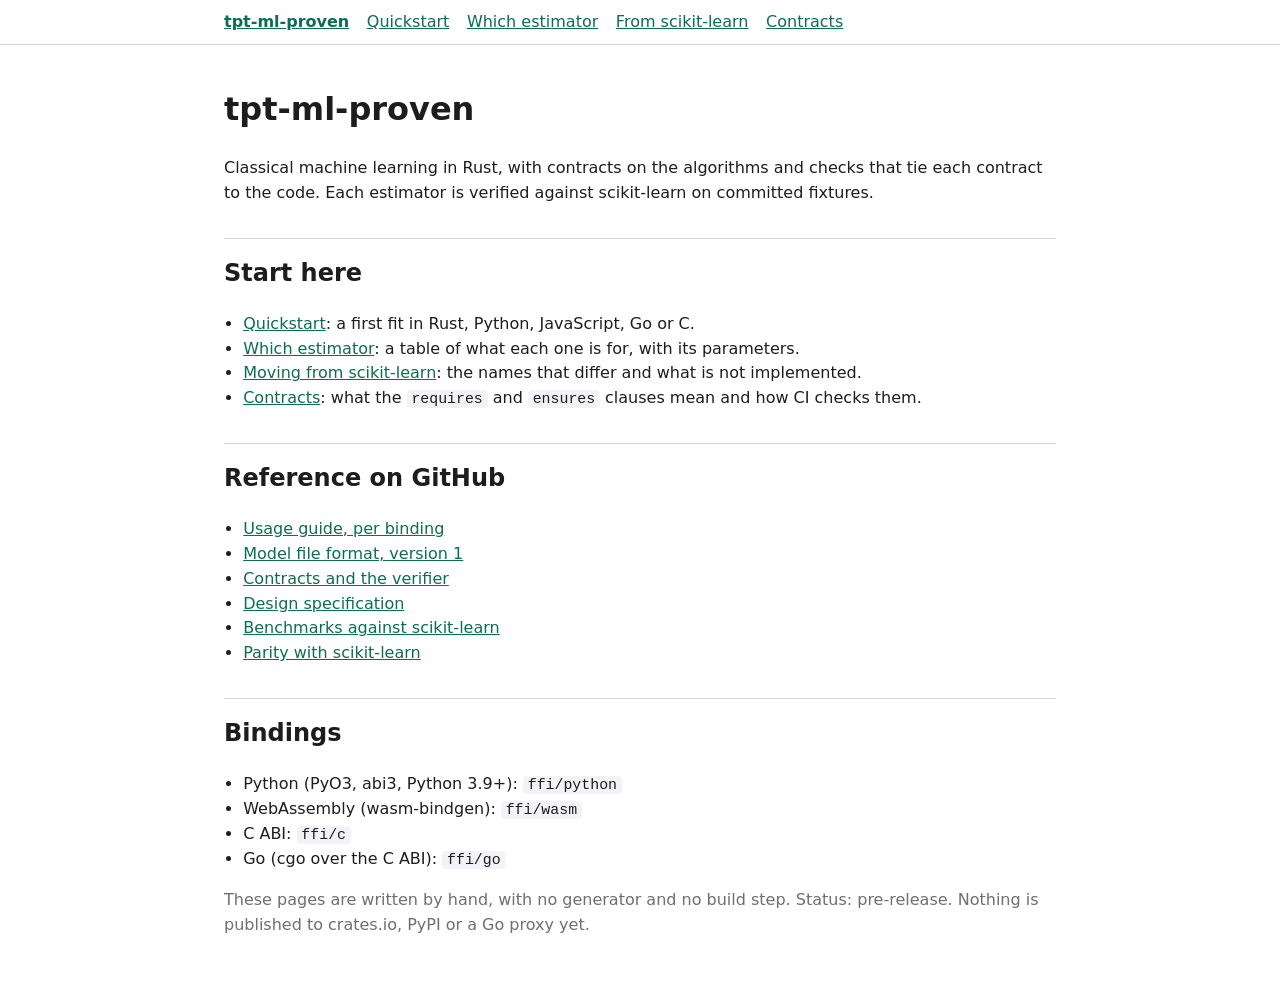
<file: docs/site/index.html>
<!doctype html>
<html lang="en">
<head>
<meta charset="utf-8">
<meta name="viewport" content="width=device-width, initial-scale=1">
<title>tpt-ml-proven</title>
<link rel="stylesheet" href="site.css">
</head>
<body>
<nav class="site" aria-label="Site">
  <ul>
    <li><a href="index.html"><strong>tpt-ml-proven</strong></a></li>
    <li><a href="quickstart.html">Quickstart</a></li>
    <li><a href="estimators.html">Which estimator</a></li>
    <li><a href="migrating.html">From scikit-learn</a></li>
    <li><a href="contracts.html">Contracts</a></li>
  </ul>
</nav>
<main>
  <h1>tpt-ml-proven</h1>
  <p>Classical machine learning in Rust, with contracts on the algorithms and checks that tie
  each contract to the code. Each estimator is verified against scikit-learn on committed
  fixtures.</p>

  <h2>Start here</h2>
  <ul>
    <li><a href="quickstart.html">Quickstart</a>: a first fit in Rust, Python, JavaScript, Go or C.</li>
    <li><a href="estimators.html">Which estimator</a>: a table of what each one is for, with its parameters.</li>
    <li><a href="migrating.html">Moving from scikit-learn</a>: the names that differ and what is not implemented.</li>
    <li><a href="contracts.html">Contracts</a>: what the <code>requires</code> and <code>ensures</code> clauses mean and how CI checks them.</li>
  </ul>

  <h2>Reference on GitHub</h2>
  <ul>
    <li><a href="https://github.com/tpt-solutions/tpt-ml-proven/blob/master/docs/usage.md">Usage guide, per binding</a></li>
    <li><a href="https://github.com/tpt-solutions/tpt-ml-proven/blob/master/docs/model-format.md">Model file format, version 1</a></li>
    <li><a href="https://github.com/tpt-solutions/tpt-ml-proven/blob/master/docs/contracts/README.md">Contracts and the verifier</a></li>
    <li><a href="https://github.com/tpt-solutions/tpt-ml-proven/blob/master/docs/DESIGN.md">Design specification</a></li>
    <li><a href="https://github.com/tpt-solutions/tpt-ml-proven/blob/master/docs/benchmarks.md">Benchmarks against scikit-learn</a></li>
    <li><a href="https://github.com/tpt-solutions/tpt-ml-proven/blob/master/docs/parity.md">Parity with scikit-learn</a></li>
  </ul>

  <h2>Bindings</h2>
  <ul>
    <li>Python (PyO3, abi3, Python 3.9+): <code>ffi/python</code></li>
    <li>WebAssembly (wasm-bindgen): <code>ffi/wasm</code></li>
    <li>C ABI: <code>ffi/c</code></li>
    <li>Go (cgo over the C ABI): <code>ffi/go</code></li>
  </ul>

  <p class="muted">These pages are written by hand, with no generator and no build step. Status: pre-release.
  Nothing is published to crates.io, PyPI or a Go proxy yet.</p>
</main>
</body>
</html>
</file>
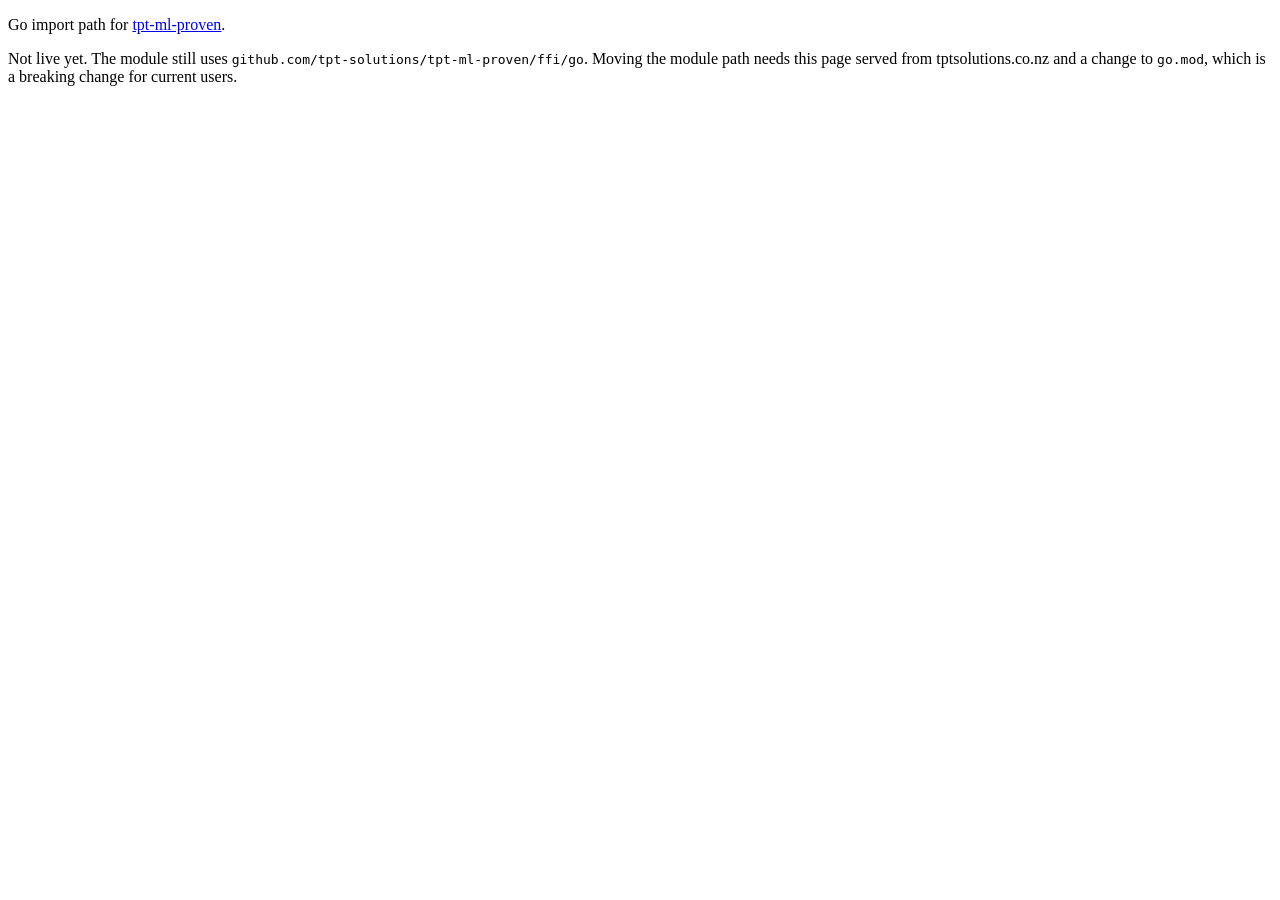
<file: docs/site/go/mlproven/index.html>
<!doctype html>
<html lang="en">
<head>
<meta charset="utf-8">
<meta name="go-import" content="tptsolutions.co.nz/mlproven git https://github.com/tpt-solutions/tpt-ml-proven">
<meta name="go-source" content="tptsolutions.co.nz/mlproven https://github.com/tpt-solutions/tpt-ml-proven https://github.com/tpt-solutions/tpt-ml-proven/tree/master/ffi/go{/dir} https://github.com/tpt-solutions/tpt-ml-proven/blob/master/ffi/go{/dir}/{file}#L{line}">
<title>tptsolutions.co.nz/mlproven</title>
</head>
<body>
<p>Go import path for <a href="https://github.com/tpt-solutions/tpt-ml-proven">tpt-ml-proven</a>.</p>
<p>Not live yet. The module still uses <code>github.com/tpt-solutions/tpt-ml-proven/ffi/go</code>.
Moving the module path needs this page served from tptsolutions.co.nz and a change to
<code>go.mod</code>, which is a breaking change for current users.</p>
</body>
</html>
</file>
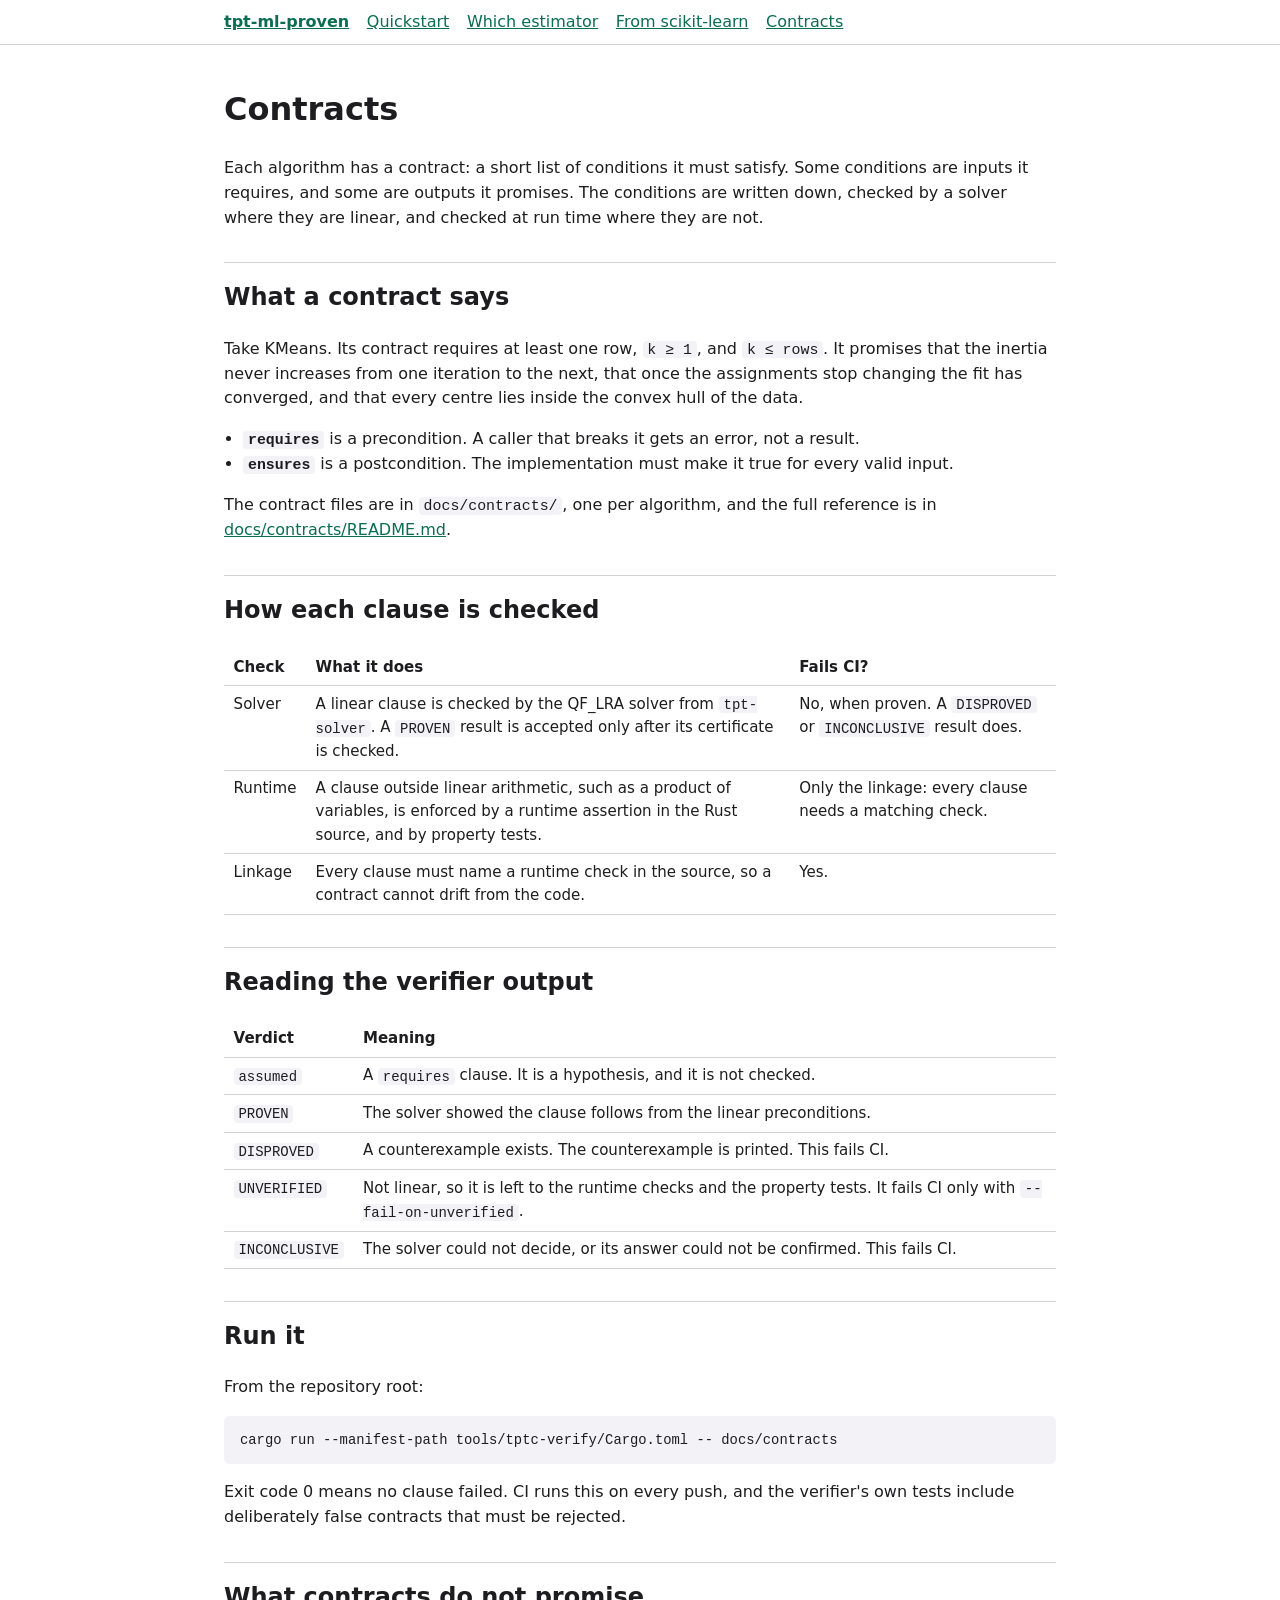
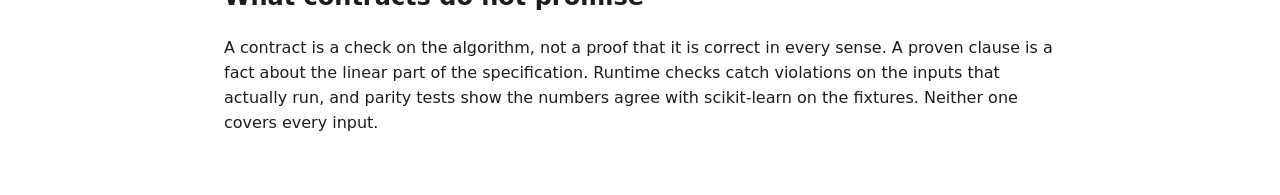
<file: docs/site/contracts.html>
<!doctype html>
<html lang="en">
<head>
<meta charset="utf-8">
<meta name="viewport" content="width=device-width, initial-scale=1">
<title>Contracts · tpt-ml-proven</title>
<link rel="stylesheet" href="site.css">
</head>
<body>
<nav class="site" aria-label="Site">
  <ul>
    <li><a href="index.html"><strong>tpt-ml-proven</strong></a></li>
    <li><a href="quickstart.html">Quickstart</a></li>
    <li><a href="estimators.html">Which estimator</a></li>
    <li><a href="migrating.html">From scikit-learn</a></li>
    <li><a href="contracts.html" aria-current="page">Contracts</a></li>
  </ul>
</nav>
<main>
  <h1>Contracts</h1>
  <p>Each algorithm has a contract: a short list of conditions it must satisfy. Some conditions are inputs it
  requires, and some are outputs it promises. The conditions are written down, checked by a solver where they are
  linear, and checked at run time where they are not.</p>

  <h2>What a contract says</h2>
  <p>Take KMeans. Its contract requires at least one row, <code>k ≥ 1</code>, and <code>k ≤ rows</code>. It promises that
  the inertia never increases from one iteration to the next, that once the assignments stop changing the fit has
  converged, and that every centre lies inside the convex hull of the data.</p>
  <ul>
    <li><strong><code>requires</code></strong> is a precondition. A caller that breaks it gets an error, not a result.</li>
    <li><strong><code>ensures</code></strong> is a postcondition. The implementation must make it true for every valid input.</li>
  </ul>
  <p>The contract files are in <code>docs/contracts/</code>, one per algorithm, and the full reference is in
  <a href="https://github.com/tpt-solutions/tpt-ml-proven/blob/master/docs/contracts/README.md">docs/contracts/README.md</a>.</p>

  <h2>How each clause is checked</h2>
  <table>
    <thead><tr><th>Check</th><th>What it does</th><th>Fails CI?</th></tr></thead>
    <tbody>
      <tr><td>Solver</td><td>A linear clause is checked by the QF_LRA solver from <code>tpt-solver</code>. A <code>PROVEN</code> result is accepted only after its certificate is checked.</td><td>No, when proven. A <code>DISPROVED</code> or <code>INCONCLUSIVE</code> result does.</td></tr>
      <tr><td>Runtime</td><td>A clause outside linear arithmetic, such as a product of variables, is enforced by a runtime assertion in the Rust source, and by property tests.</td><td>Only the linkage: every clause needs a matching check.</td></tr>
      <tr><td>Linkage</td><td>Every clause must name a runtime check in the source, so a contract cannot drift from the code.</td><td>Yes.</td></tr>
    </tbody>
  </table>

  <h2>Reading the verifier output</h2>
  <table>
    <thead><tr><th>Verdict</th><th>Meaning</th></tr></thead>
    <tbody>
      <tr><td><code>assumed</code></td><td>A <code>requires</code> clause. It is a hypothesis, and it is not checked.</td></tr>
      <tr><td><code>PROVEN</code></td><td>The solver showed the clause follows from the linear preconditions.</td></tr>
      <tr><td><code>DISPROVED</code></td><td>A counterexample exists. The counterexample is printed. This fails CI.</td></tr>
      <tr><td><code>UNVERIFIED</code></td><td>Not linear, so it is left to the runtime checks and the property tests. It fails CI only with <code>--fail-on-unverified</code>.</td></tr>
      <tr><td><code>INCONCLUSIVE</code></td><td>The solver could not decide, or its answer could not be confirmed. This fails CI.</td></tr>
    </tbody>
  </table>

  <h2>Run it</h2>
  <p>From the repository root:</p>
  <pre><code>cargo run --manifest-path tools/tptc-verify/Cargo.toml -- docs/contracts</code></pre>
  <p>Exit code 0 means no clause failed. CI runs this on every push, and the verifier's own tests include deliberately
  false contracts that must be rejected.</p>

  <h2>What contracts do not promise</h2>
  <p>A contract is a check on the algorithm, not a proof that it is correct in every sense. A proven clause is a fact
  about the linear part of the specification. Runtime checks catch violations on the inputs that actually run, and
  parity tests show the numbers agree with scikit-learn on the fixtures. Neither one covers every input.</p>
</main>
</body>
</html>
</file>
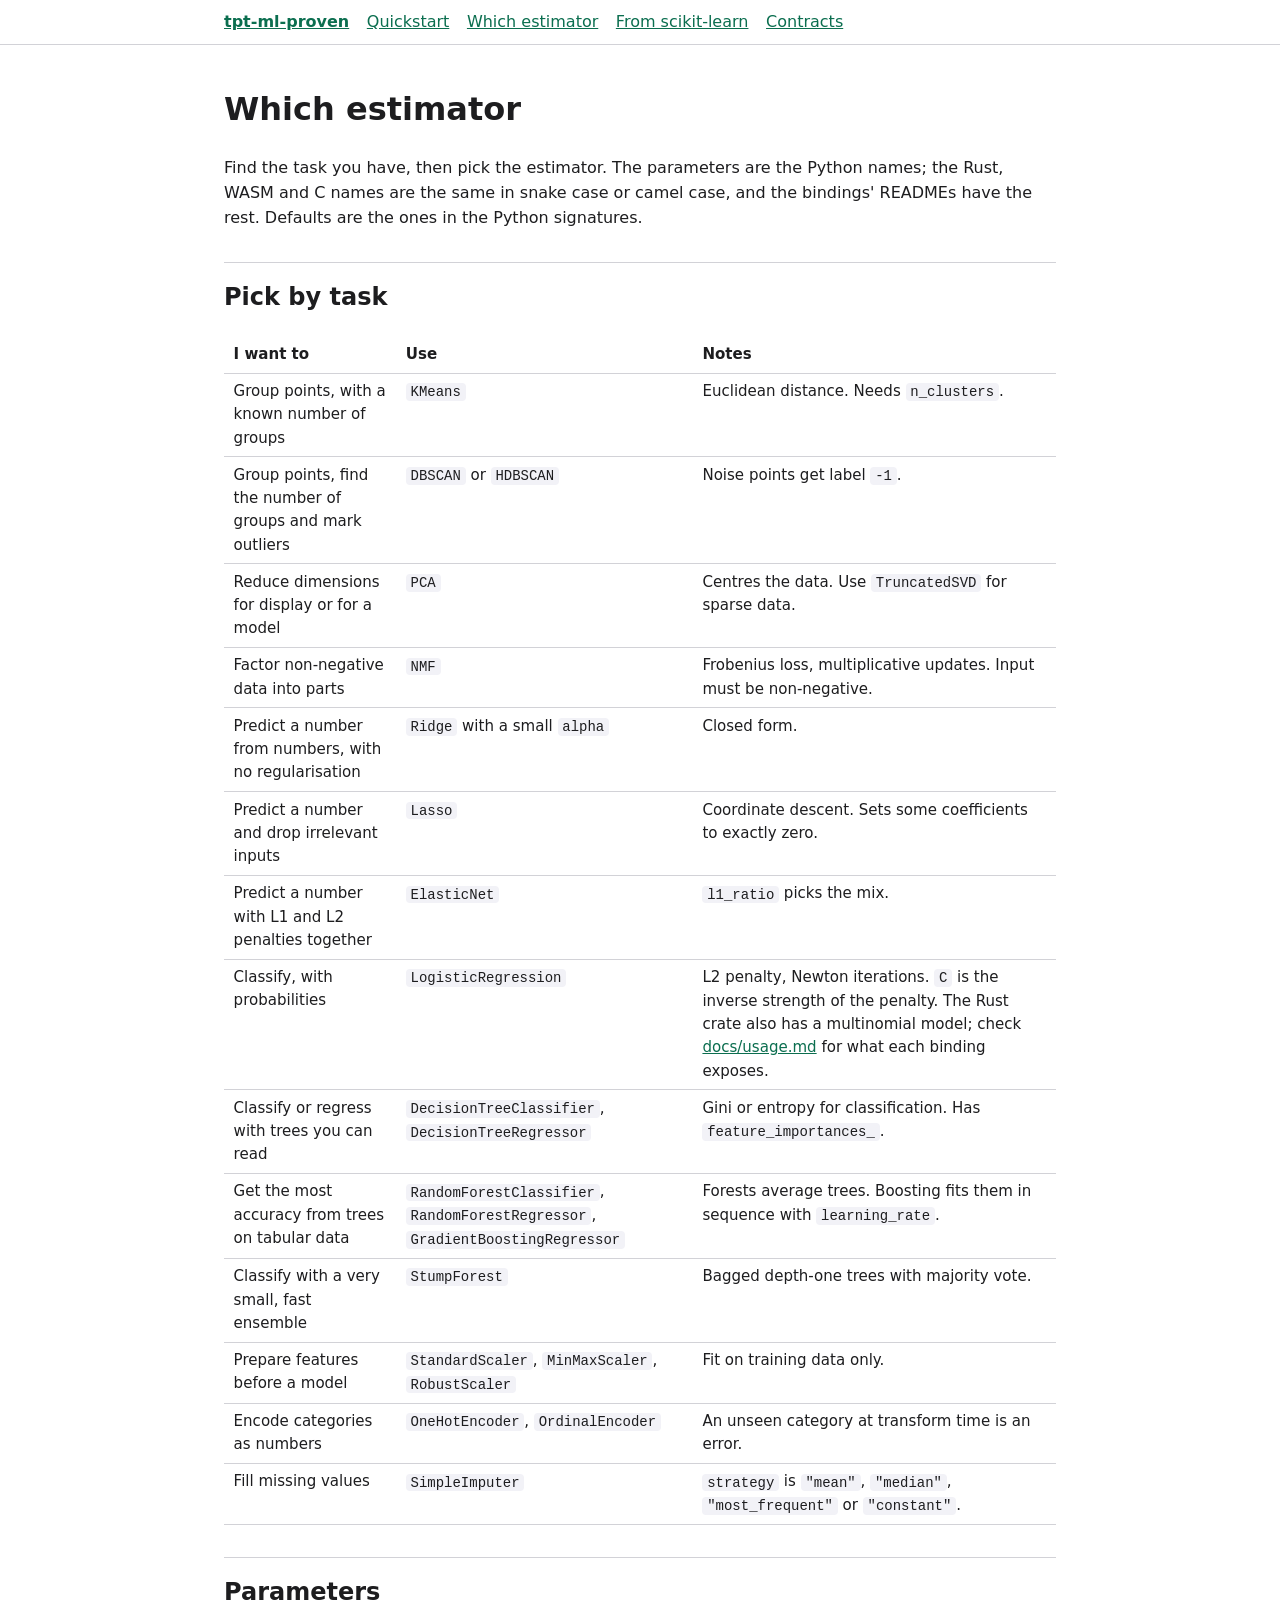
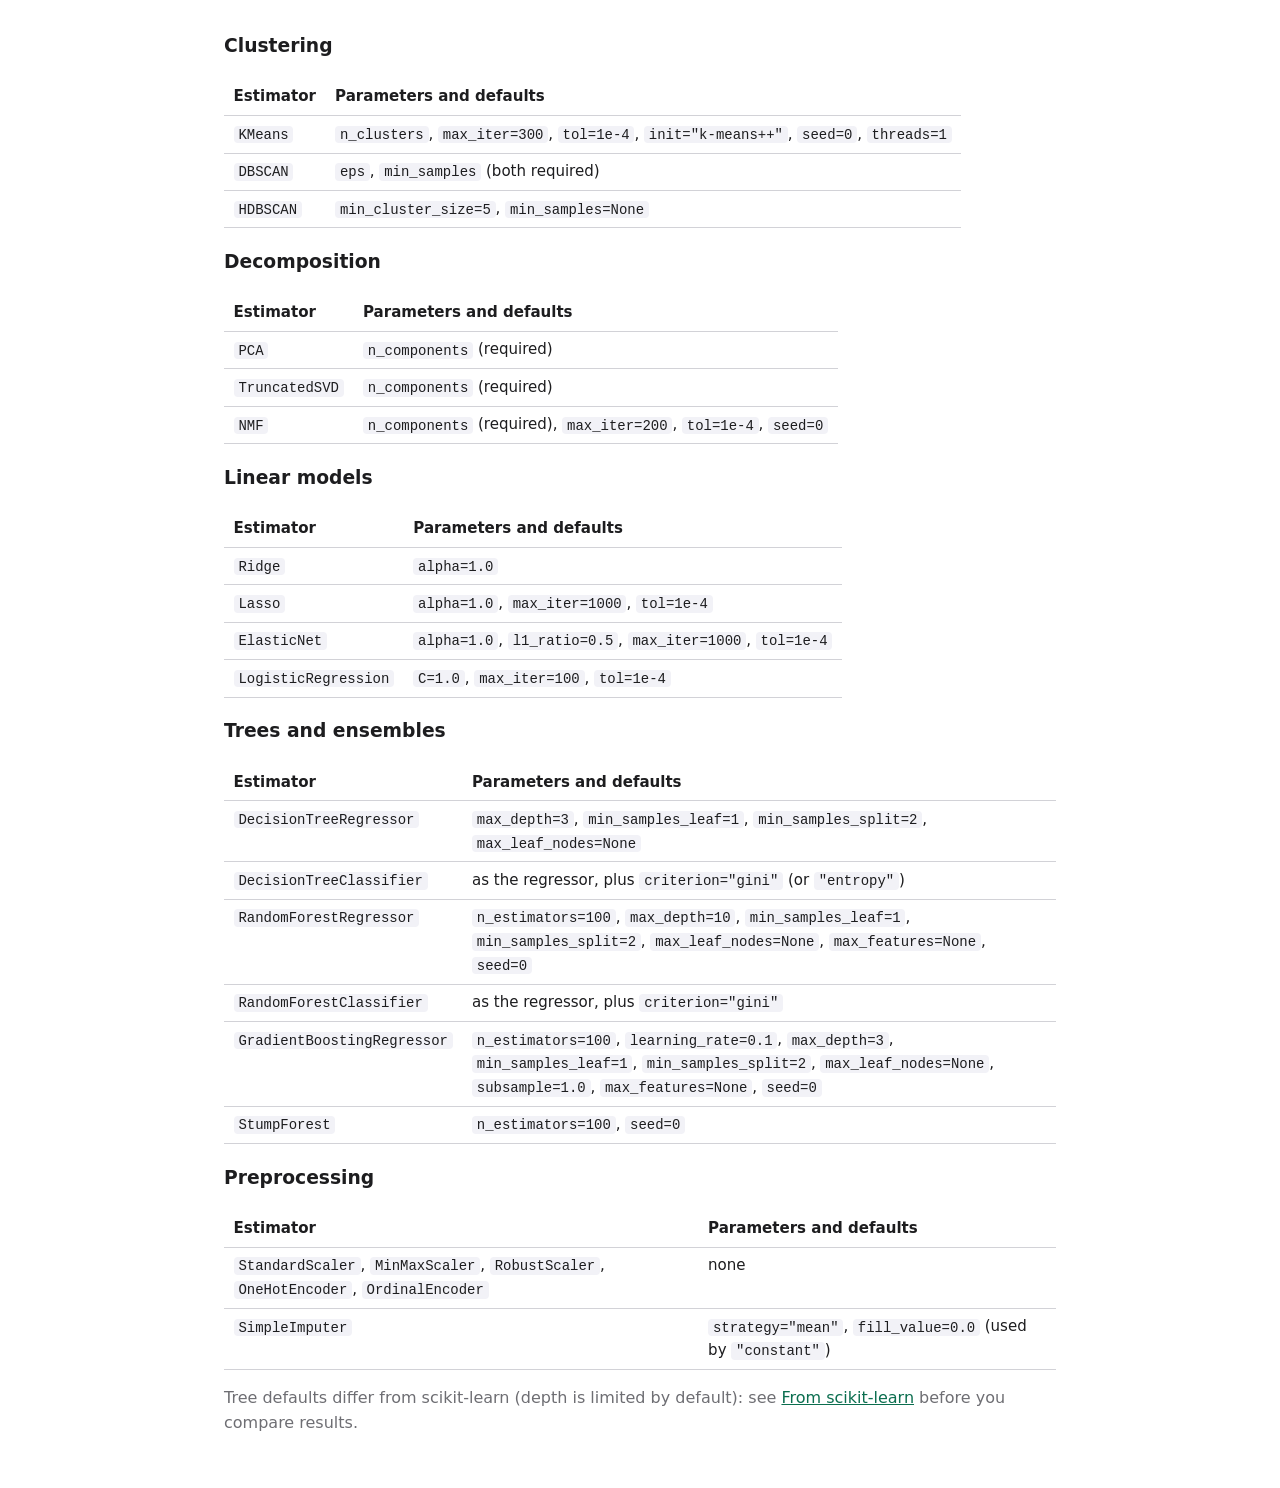
<file: docs/site/estimators.html>
<!doctype html>
<html lang="en">
<head>
<meta charset="utf-8">
<meta name="viewport" content="width=device-width, initial-scale=1">
<title>Which estimator · tpt-ml-proven</title>
<link rel="stylesheet" href="site.css">
</head>
<body>
<nav class="site" aria-label="Site">
  <ul>
    <li><a href="index.html"><strong>tpt-ml-proven</strong></a></li>
    <li><a href="quickstart.html">Quickstart</a></li>
    <li><a href="estimators.html" aria-current="page">Which estimator</a></li>
    <li><a href="migrating.html">From scikit-learn</a></li>
    <li><a href="contracts.html">Contracts</a></li>
  </ul>
</nav>
<main>
  <h1>Which estimator</h1>
  <p>Find the task you have, then pick the estimator. The parameters are the Python names; the Rust, WASM and
  C names are the same in snake case or camel case, and the bindings' READMEs have the rest.
  Defaults are the ones in the Python signatures.</p>

  <h2>Pick by task</h2>
  <table>
    <thead><tr><th>I want to</th><th>Use</th><th>Notes</th></tr></thead>
    <tbody>
      <tr><td>Group points, with a known number of groups</td><td><code>KMeans</code></td><td>Euclidean distance. Needs <code>n_clusters</code>.</td></tr>
      <tr><td>Group points, find the number of groups and mark outliers</td><td><code>DBSCAN</code> or <code>HDBSCAN</code></td><td>Noise points get label <code>-1</code>.</td></tr>
      <tr><td>Reduce dimensions for display or for a model</td><td><code>PCA</code></td><td>Centres the data. Use <code>TruncatedSVD</code> for sparse data.</td></tr>
      <tr><td>Factor non-negative data into parts</td><td><code>NMF</code></td><td>Frobenius loss, multiplicative updates. Input must be non-negative.</td></tr>
      <tr><td>Predict a number from numbers, with no regularisation</td><td><code>Ridge</code> with a small <code>alpha</code></td><td>Closed form.</td></tr>
      <tr><td>Predict a number and drop irrelevant inputs</td><td><code>Lasso</code></td><td>Coordinate descent. Sets some coefficients to exactly zero.</td></tr>
      <tr><td>Predict a number with L1 and L2 penalties together</td><td><code>ElasticNet</code></td><td><code>l1_ratio</code> picks the mix.</td></tr>
      <tr><td>Classify, with probabilities</td><td><code>LogisticRegression</code></td><td>L2 penalty, Newton iterations. <code>C</code> is the inverse strength of the penalty. The Rust crate also has a multinomial model; check <a href="https://github.com/tpt-solutions/tpt-ml-proven/blob/master/docs/usage.md">docs/usage.md</a> for what each binding exposes.</td></tr>
      <tr><td>Classify or regress with trees you can read</td><td><code>DecisionTreeClassifier</code>, <code>DecisionTreeRegressor</code></td><td>Gini or entropy for classification. Has <code>feature_importances_</code>.</td></tr>
      <tr><td>Get the most accuracy from trees on tabular data</td><td><code>RandomForestClassifier</code>, <code>RandomForestRegressor</code>, <code>GradientBoostingRegressor</code></td><td>Forests average trees. Boosting fits them in sequence with <code>learning_rate</code>.</td></tr>
      <tr><td>Classify with a very small, fast ensemble</td><td><code>StumpForest</code></td><td>Bagged depth-one trees with majority vote.</td></tr>
      <tr><td>Prepare features before a model</td><td><code>StandardScaler</code>, <code>MinMaxScaler</code>, <code>RobustScaler</code></td><td>Fit on training data only.</td></tr>
      <tr><td>Encode categories as numbers</td><td><code>OneHotEncoder</code>, <code>OrdinalEncoder</code></td><td>An unseen category at transform time is an error.</td></tr>
      <tr><td>Fill missing values</td><td><code>SimpleImputer</code></td><td><code>strategy</code> is <code>"mean"</code>, <code>"median"</code>, <code>"most_frequent"</code> or <code>"constant"</code>.</td></tr>
    </tbody>
  </table>

  <h2>Parameters</h2>

  <h3>Clustering</h3>
  <table>
    <thead><tr><th>Estimator</th><th>Parameters and defaults</th></tr></thead>
    <tbody>
      <tr><td><code>KMeans</code></td><td><code>n_clusters</code>, <code>max_iter=300</code>, <code>tol=1e-4</code>, <code>init="k-means++"</code>, <code>seed=0</code>, <code>threads=1</code></td></tr>
      <tr><td><code>DBSCAN</code></td><td><code>eps</code>, <code>min_samples</code> (both required)</td></tr>
      <tr><td><code>HDBSCAN</code></td><td><code>min_cluster_size=5</code>, <code>min_samples=None</code></td></tr>
    </tbody>
  </table>

  <h3>Decomposition</h3>
  <table>
    <thead><tr><th>Estimator</th><th>Parameters and defaults</th></tr></thead>
    <tbody>
      <tr><td><code>PCA</code></td><td><code>n_components</code> (required)</td></tr>
      <tr><td><code>TruncatedSVD</code></td><td><code>n_components</code> (required)</td></tr>
      <tr><td><code>NMF</code></td><td><code>n_components</code> (required), <code>max_iter=200</code>, <code>tol=1e-4</code>, <code>seed=0</code></td></tr>
    </tbody>
  </table>

  <h3>Linear models</h3>
  <table>
    <thead><tr><th>Estimator</th><th>Parameters and defaults</th></tr></thead>
    <tbody>
      <tr><td><code>Ridge</code></td><td><code>alpha=1.0</code></td></tr>
      <tr><td><code>Lasso</code></td><td><code>alpha=1.0</code>, <code>max_iter=1000</code>, <code>tol=1e-4</code></td></tr>
      <tr><td><code>ElasticNet</code></td><td><code>alpha=1.0</code>, <code>l1_ratio=0.5</code>, <code>max_iter=1000</code>, <code>tol=1e-4</code></td></tr>
      <tr><td><code>LogisticRegression</code></td><td><code>C=1.0</code>, <code>max_iter=100</code>, <code>tol=1e-4</code></td></tr>
    </tbody>
  </table>

  <h3>Trees and ensembles</h3>
  <table>
    <thead><tr><th>Estimator</th><th>Parameters and defaults</th></tr></thead>
    <tbody>
      <tr><td><code>DecisionTreeRegressor</code></td><td><code>max_depth=3</code>, <code>min_samples_leaf=1</code>, <code>min_samples_split=2</code>, <code>max_leaf_nodes=None</code></td></tr>
      <tr><td><code>DecisionTreeClassifier</code></td><td>as the regressor, plus <code>criterion="gini"</code> (or <code>"entropy"</code>)</td></tr>
      <tr><td><code>RandomForestRegressor</code></td><td><code>n_estimators=100</code>, <code>max_depth=10</code>, <code>min_samples_leaf=1</code>, <code>min_samples_split=2</code>, <code>max_leaf_nodes=None</code>, <code>max_features=None</code>, <code>seed=0</code></td></tr>
      <tr><td><code>RandomForestClassifier</code></td><td>as the regressor, plus <code>criterion="gini"</code></td></tr>
      <tr><td><code>GradientBoostingRegressor</code></td><td><code>n_estimators=100</code>, <code>learning_rate=0.1</code>, <code>max_depth=3</code>, <code>min_samples_leaf=1</code>, <code>min_samples_split=2</code>, <code>max_leaf_nodes=None</code>, <code>subsample=1.0</code>, <code>max_features=None</code>, <code>seed=0</code></td></tr>
      <tr><td><code>StumpForest</code></td><td><code>n_estimators=100</code>, <code>seed=0</code></td></tr>
    </tbody>
  </table>

  <h3>Preprocessing</h3>
  <table>
    <thead><tr><th>Estimator</th><th>Parameters and defaults</th></tr></thead>
    <tbody>
      <tr><td><code>StandardScaler</code>, <code>MinMaxScaler</code>, <code>RobustScaler</code>, <code>OneHotEncoder</code>, <code>OrdinalEncoder</code></td><td>none</td></tr>
      <tr><td><code>SimpleImputer</code></td><td><code>strategy="mean"</code>, <code>fill_value=0.0</code> (used by <code>"constant"</code>)</td></tr>
    </tbody>
  </table>

  <p class="muted">Tree defaults differ from scikit-learn (depth is limited by default): see
  <a href="migrating.html">From scikit-learn</a> before you compare results.</p>
</main>
</body>
</html>
</file>
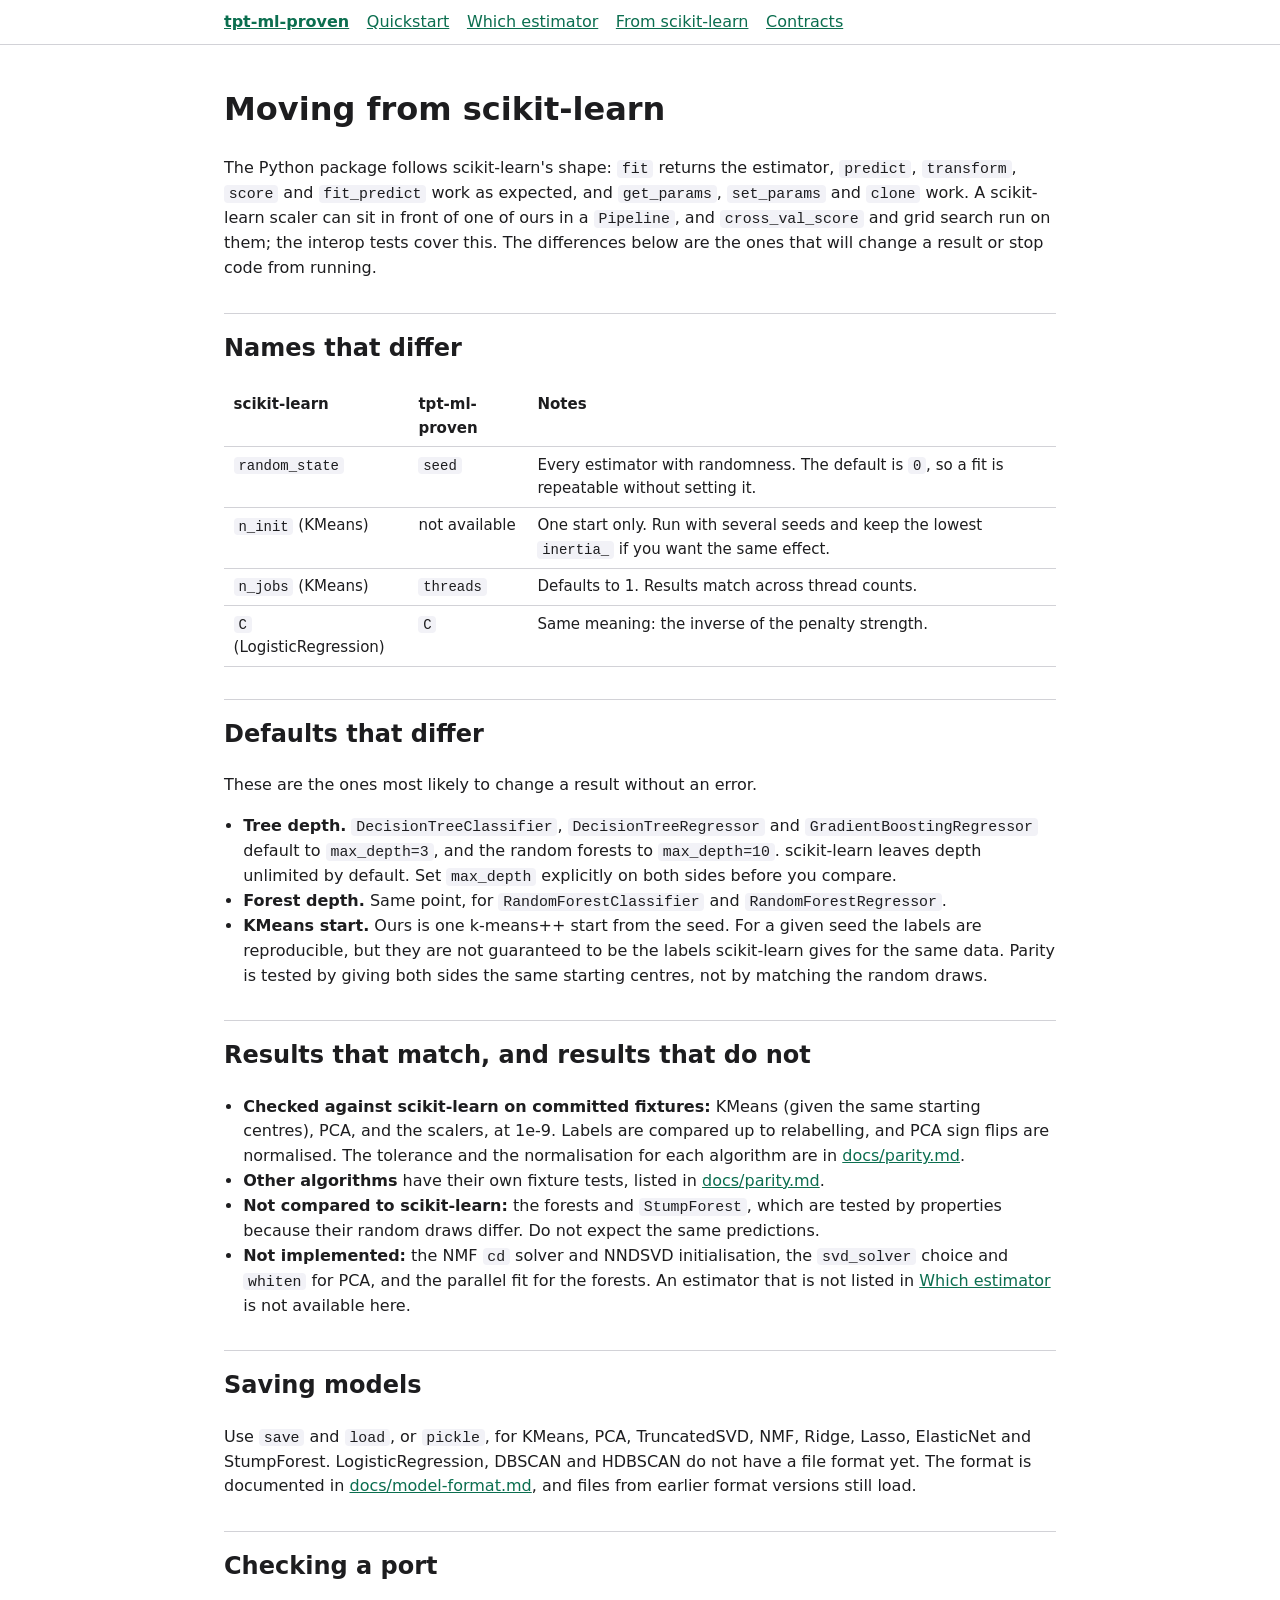
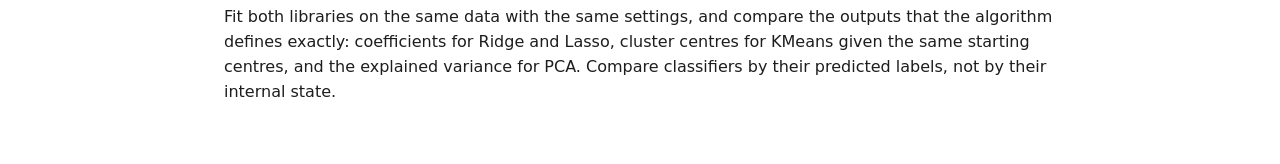
<file: docs/site/migrating.html>
<!doctype html>
<html lang="en">
<head>
<meta charset="utf-8">
<meta name="viewport" content="width=device-width, initial-scale=1">
<title>From scikit-learn · tpt-ml-proven</title>
<link rel="stylesheet" href="site.css">
</head>
<body>
<nav class="site" aria-label="Site">
  <ul>
    <li><a href="index.html"><strong>tpt-ml-proven</strong></a></li>
    <li><a href="quickstart.html">Quickstart</a></li>
    <li><a href="estimators.html">Which estimator</a></li>
    <li><a href="migrating.html" aria-current="page">From scikit-learn</a></li>
    <li><a href="contracts.html">Contracts</a></li>
  </ul>
</nav>
<main>
  <h1>Moving from scikit-learn</h1>
  <p>The Python package follows scikit-learn's shape: <code>fit</code> returns the estimator, <code>predict</code>,
  <code>transform</code>, <code>score</code> and <code>fit_predict</code> work as expected, and
  <code>get_params</code>, <code>set_params</code> and <code>clone</code> work. A scikit-learn scaler can sit in front
  of one of ours in a <code>Pipeline</code>, and <code>cross_val_score</code> and grid search run on them; the
  interop tests cover this. The differences below are the ones that will change a result or stop code from running.</p>

  <h2>Names that differ</h2>
  <table>
    <thead><tr><th>scikit-learn</th><th>tpt-ml-proven</th><th>Notes</th></tr></thead>
    <tbody>
      <tr><td><code>random_state</code></td><td><code>seed</code></td><td>Every estimator with randomness. The default is <code>0</code>, so a fit is repeatable without setting it.</td></tr>
      <tr><td><code>n_init</code> (KMeans)</td><td>not available</td><td>One start only. Run with several seeds and keep the lowest <code>inertia_</code> if you want the same effect.</td></tr>
      <tr><td><code>n_jobs</code> (KMeans)</td><td><code>threads</code></td><td>Defaults to 1. Results match across thread counts.</td></tr>
      <tr><td><code>C</code> (LogisticRegression)</td><td><code>C</code></td><td>Same meaning: the inverse of the penalty strength.</td></tr>
    </tbody>
  </table>

  <h2>Defaults that differ</h2>
  <p>These are the ones most likely to change a result without an error.</p>
  <ul>
    <li><strong>Tree depth.</strong> <code>DecisionTreeClassifier</code>, <code>DecisionTreeRegressor</code> and
    <code>GradientBoostingRegressor</code> default to <code>max_depth=3</code>, and the random forests to
    <code>max_depth=10</code>. scikit-learn leaves depth unlimited by default. Set <code>max_depth</code> explicitly on both
    sides before you compare.</li>
    <li><strong>Forest depth.</strong> Same point, for <code>RandomForestClassifier</code> and <code>RandomForestRegressor</code>.</li>
    <li><strong>KMeans start.</strong> Ours is one k-means++ start from the seed. For a given seed the labels are reproducible,
    but they are not guaranteed to be the labels scikit-learn gives for the same data. Parity is tested by giving both
    sides the same starting centres, not by matching the random draws.</li>
  </ul>

  <h2>Results that match, and results that do not</h2>
  <ul>
    <li><strong>Checked against scikit-learn on committed fixtures:</strong> KMeans (given the same starting centres), PCA, and
    the scalers, at 1e-9. Labels are compared up to relabelling, and PCA sign flips are normalised. The tolerance and the
    normalisation for each algorithm are in <a href="https://github.com/tpt-solutions/tpt-ml-proven/blob/master/docs/parity.md">docs/parity.md</a>.</li>
    <li><strong>Other algorithms</strong> have their own fixture tests, listed in <a href="https://github.com/tpt-solutions/tpt-ml-proven/blob/master/docs/parity.md">docs/parity.md</a>.</li>
    <li><strong>Not compared to scikit-learn:</strong> the forests and <code>StumpForest</code>, which are tested by properties
    because their random draws differ. Do not expect the same predictions.</li>
    <li><strong>Not implemented:</strong> the NMF <code>cd</code> solver and NNDSVD initialisation, the <code>svd_solver</code>
    choice and <code>whiten</code> for PCA, and the parallel fit for the forests.
    An estimator that is not listed in <a href="estimators.html">Which estimator</a> is not available here.</li>
  </ul>

  <h2>Saving models</h2>
  <p>Use <code>save</code> and <code>load</code>, or <code>pickle</code>, for KMeans, PCA, TruncatedSVD, NMF, Ridge, Lasso,
  ElasticNet and StumpForest. LogisticRegression, DBSCAN and HDBSCAN do not have a file format yet. The format is documented in
  <a href="https://github.com/tpt-solutions/tpt-ml-proven/blob/master/docs/model-format.md">docs/model-format.md</a>, and
  files from earlier format versions still load.</p>

  <h2>Checking a port</h2>
  <p>Fit both libraries on the same data with the same settings, and compare the outputs that the algorithm defines
  exactly: coefficients for Ridge and Lasso, cluster centres for KMeans given the same starting centres, and the
  explained variance for PCA. Compare classifiers by their predicted labels, not by their internal state.</p>
</main>
</body>
</html>
</file>
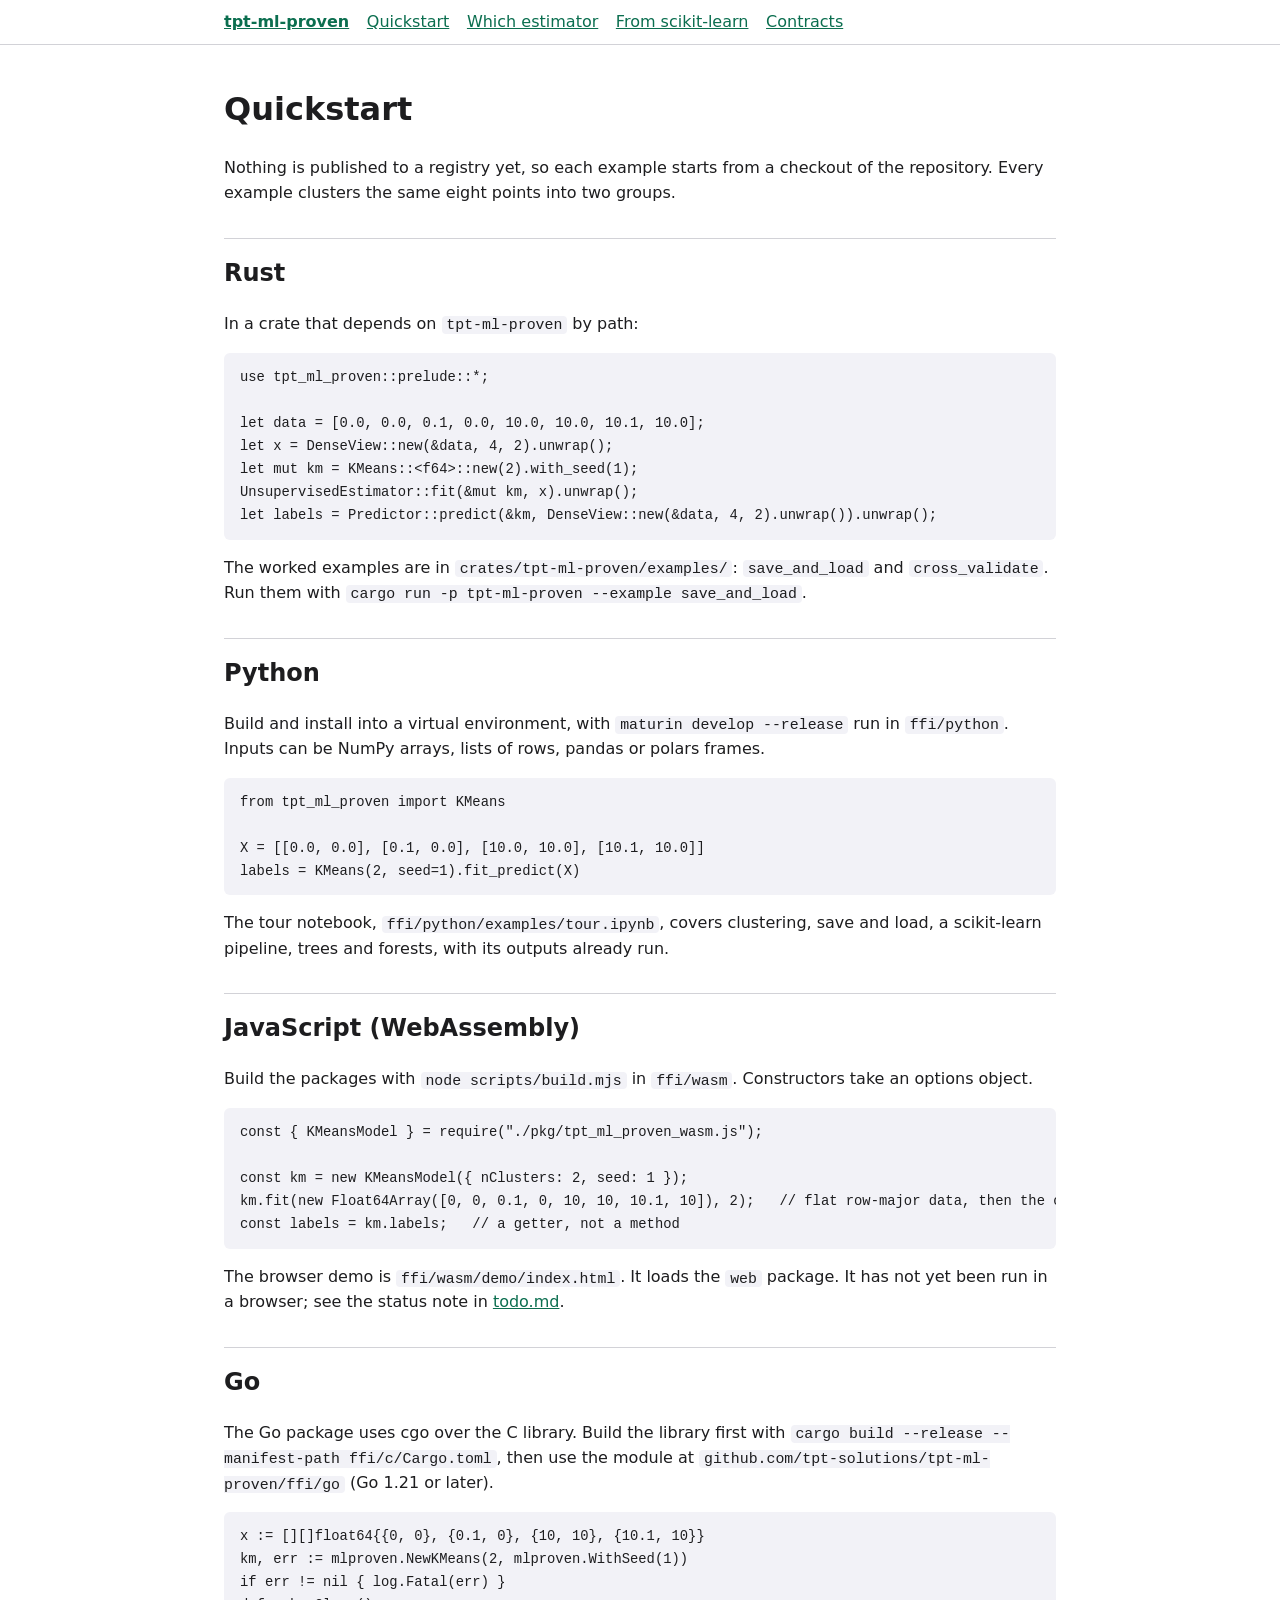
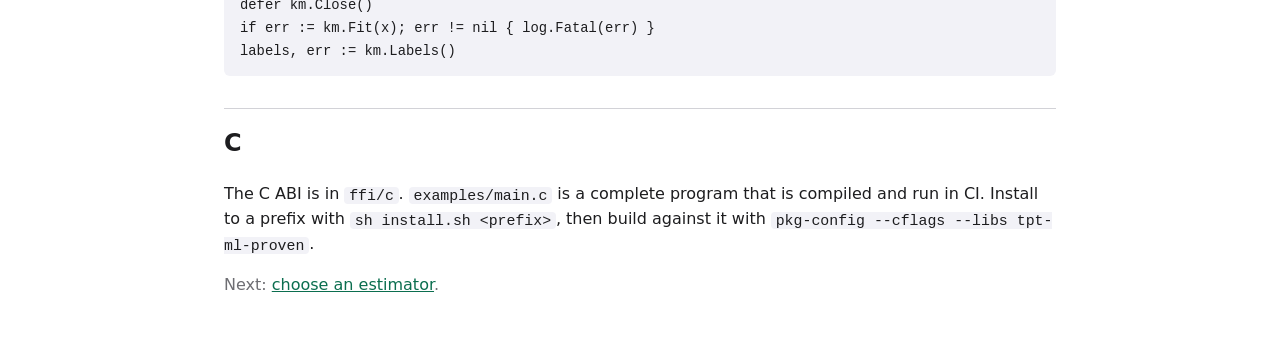
<file: docs/site/quickstart.html>
<!doctype html>
<html lang="en">
<head>
<meta charset="utf-8">
<meta name="viewport" content="width=device-width, initial-scale=1">
<title>Quickstart · tpt-ml-proven</title>
<link rel="stylesheet" href="site.css">
</head>
<body>
<nav class="site" aria-label="Site">
  <ul>
    <li><a href="index.html"><strong>tpt-ml-proven</strong></a></li>
    <li><a href="quickstart.html" aria-current="page">Quickstart</a></li>
    <li><a href="estimators.html">Which estimator</a></li>
    <li><a href="migrating.html">From scikit-learn</a></li>
    <li><a href="contracts.html">Contracts</a></li>
  </ul>
</nav>
<main>
  <h1>Quickstart</h1>
  <p>Nothing is published to a registry yet, so each example starts from a checkout of the repository.
  Every example clusters the same eight points into two groups.</p>

  <h2>Rust</h2>
  <p>In a crate that depends on <code>tpt-ml-proven</code> by path:</p>
  <pre><code>use tpt_ml_proven::prelude::*;

let data = [0.0, 0.0, 0.1, 0.0, 10.0, 10.0, 10.1, 10.0];
let x = DenseView::new(&data, 4, 2).unwrap();
let mut km = KMeans::&lt;f64&gt;::new(2).with_seed(1);
UnsupervisedEstimator::fit(&mut km, x).unwrap();
let labels = Predictor::predict(&km, DenseView::new(&data, 4, 2).unwrap()).unwrap();</code></pre>
  <p>The worked examples are in <code>crates/tpt-ml-proven/examples/</code>: <code>save_and_load</code> and
  <code>cross_validate</code>. Run them with <code>cargo run -p tpt-ml-proven --example save_and_load</code>.</p>

  <h2>Python</h2>
  <p>Build and install into a virtual environment, with <code>maturin develop --release</code> run in <code>ffi/python</code>.
  Inputs can be NumPy arrays, lists of rows, pandas or polars frames.</p>
  <pre><code>from tpt_ml_proven import KMeans

X = [[0.0, 0.0], [0.1, 0.0], [10.0, 10.0], [10.1, 10.0]]
labels = KMeans(2, seed=1).fit_predict(X)</code></pre>
  <p>The tour notebook, <code>ffi/python/examples/tour.ipynb</code>, covers clustering, save and load, a scikit-learn
  pipeline, trees and forests, with its outputs already run.</p>

  <h2>JavaScript (WebAssembly)</h2>
  <p>Build the packages with <code>node scripts/build.mjs</code> in <code>ffi/wasm</code>. Constructors take an options object.</p>
  <pre><code>const { KMeansModel } = require("./pkg/tpt_ml_proven_wasm.js");

const km = new KMeansModel({ nClusters: 2, seed: 1 });
km.fit(new Float64Array([0, 0, 0.1, 0, 10, 10, 10.1, 10]), 2);   // flat row-major data, then the column count
const labels = km.labels;   // a getter, not a method</code></pre>
  <p>The browser demo is <code>ffi/wasm/demo/index.html</code>. It loads the <code>web</code> package. It has not yet been
  run in a browser; see the status note in <a href="https://github.com/tpt-solutions/tpt-ml-proven/blob/master/todo.md">todo.md</a>.</p>

  <h2>Go</h2>
  <p>The Go package uses cgo over the C library. Build the library first with
  <code>cargo build --release --manifest-path ffi/c/Cargo.toml</code>, then use the module at
  <code>github.com/tpt-solutions/tpt-ml-proven/ffi/go</code> (Go 1.21 or later).</p>
  <pre><code>x := [][]float64{{0, 0}, {0.1, 0}, {10, 10}, {10.1, 10}}
km, err := mlproven.NewKMeans(2, mlproven.WithSeed(1))
if err != nil { log.Fatal(err) }
defer km.Close()
if err := km.Fit(x); err != nil { log.Fatal(err) }
labels, err := km.Labels()</code></pre>

  <h2>C</h2>
  <p>The C ABI is in <code>ffi/c</code>. <code>examples/main.c</code> is a complete program that is compiled and run in CI.
  Install to a prefix with <code>sh install.sh &lt;prefix&gt;</code>, then build against it with
  <code>pkg-config --cflags --libs tpt-ml-proven</code>.</p>

  <p class="muted">Next: <a href="estimators.html">choose an estimator</a>.</p>
</main>
</body>
</html>
</file>
<file: docs/site/site.css>
:root {
  color-scheme: light dark;
  --fg: #1d1d1f;
  --bg: #ffffff;
  --muted: #6e6e73;
  --accent: #0b6e4f;
  --rule: #d2d2d7;
  --code-bg: #f2f2f7;
}
@media (prefers-color-scheme: dark) {
  :root:not([data-theme="light"]) {
    --fg: #f5f5f7;
    --bg: #161618;
    --muted: #a1a1a6;
    --accent: #53c79f;
    --rule: #3a3a3c;
    --code-bg: #2c2c2e;
  }
}
:root[data-theme="dark"] {
  --fg: #f5f5f7;
  --bg: #161618;
  --muted: #a1a1a6;
  --accent: #53c79f;
  --rule: #3a3a3c;
  --code-bg: #2c2c2e;
}

body {
  margin: 0;
  font-family: system-ui, sans-serif;
  color: var(--fg);
  background: var(--bg);
  line-height: 1.55;
}
main {
  max-width: 52rem;
  margin: 0 auto;
  padding: 2rem 1rem 3rem;
}
nav.site {
  border-bottom: 1px solid var(--rule);
  padding: 0.6rem 1rem;
}
nav.site ul {
  list-style: none;
  margin: 0 auto;
  padding: 0;
  max-width: 52rem;
  display: flex;
  flex-wrap: wrap;
  gap: 0.4rem 1.1rem;
}
h1 { margin-top: 0.5rem; }
h2 { margin-top: 2rem; border-top: 1px solid var(--rule); padding-top: 1rem; }
a { color: var(--accent); }
.muted { color: var(--muted); }
ul, ol { padding-left: 1.2rem; }
code, pre {
  font-family: ui-monospace, Consolas, monospace;
  font-size: 0.93em;
}
code { background: var(--code-bg); padding: 0.05rem 0.3rem; border-radius: 4px; }
pre {
  background: var(--code-bg);
  padding: 0.8rem 1rem;
  border-radius: 6px;
  overflow-x: auto;
}
pre code { background: none; padding: 0; }
table {
  border-collapse: collapse;
  width: 100%;
  display: block;
  overflow-x: auto;
  font-size: 0.94em;
}
th, td {
  text-align: left;
  padding: 0.4rem 0.6rem;
  border-bottom: 1px solid var(--rule);
  vertical-align: top;
}
th { font-weight: 600; }
</file>
